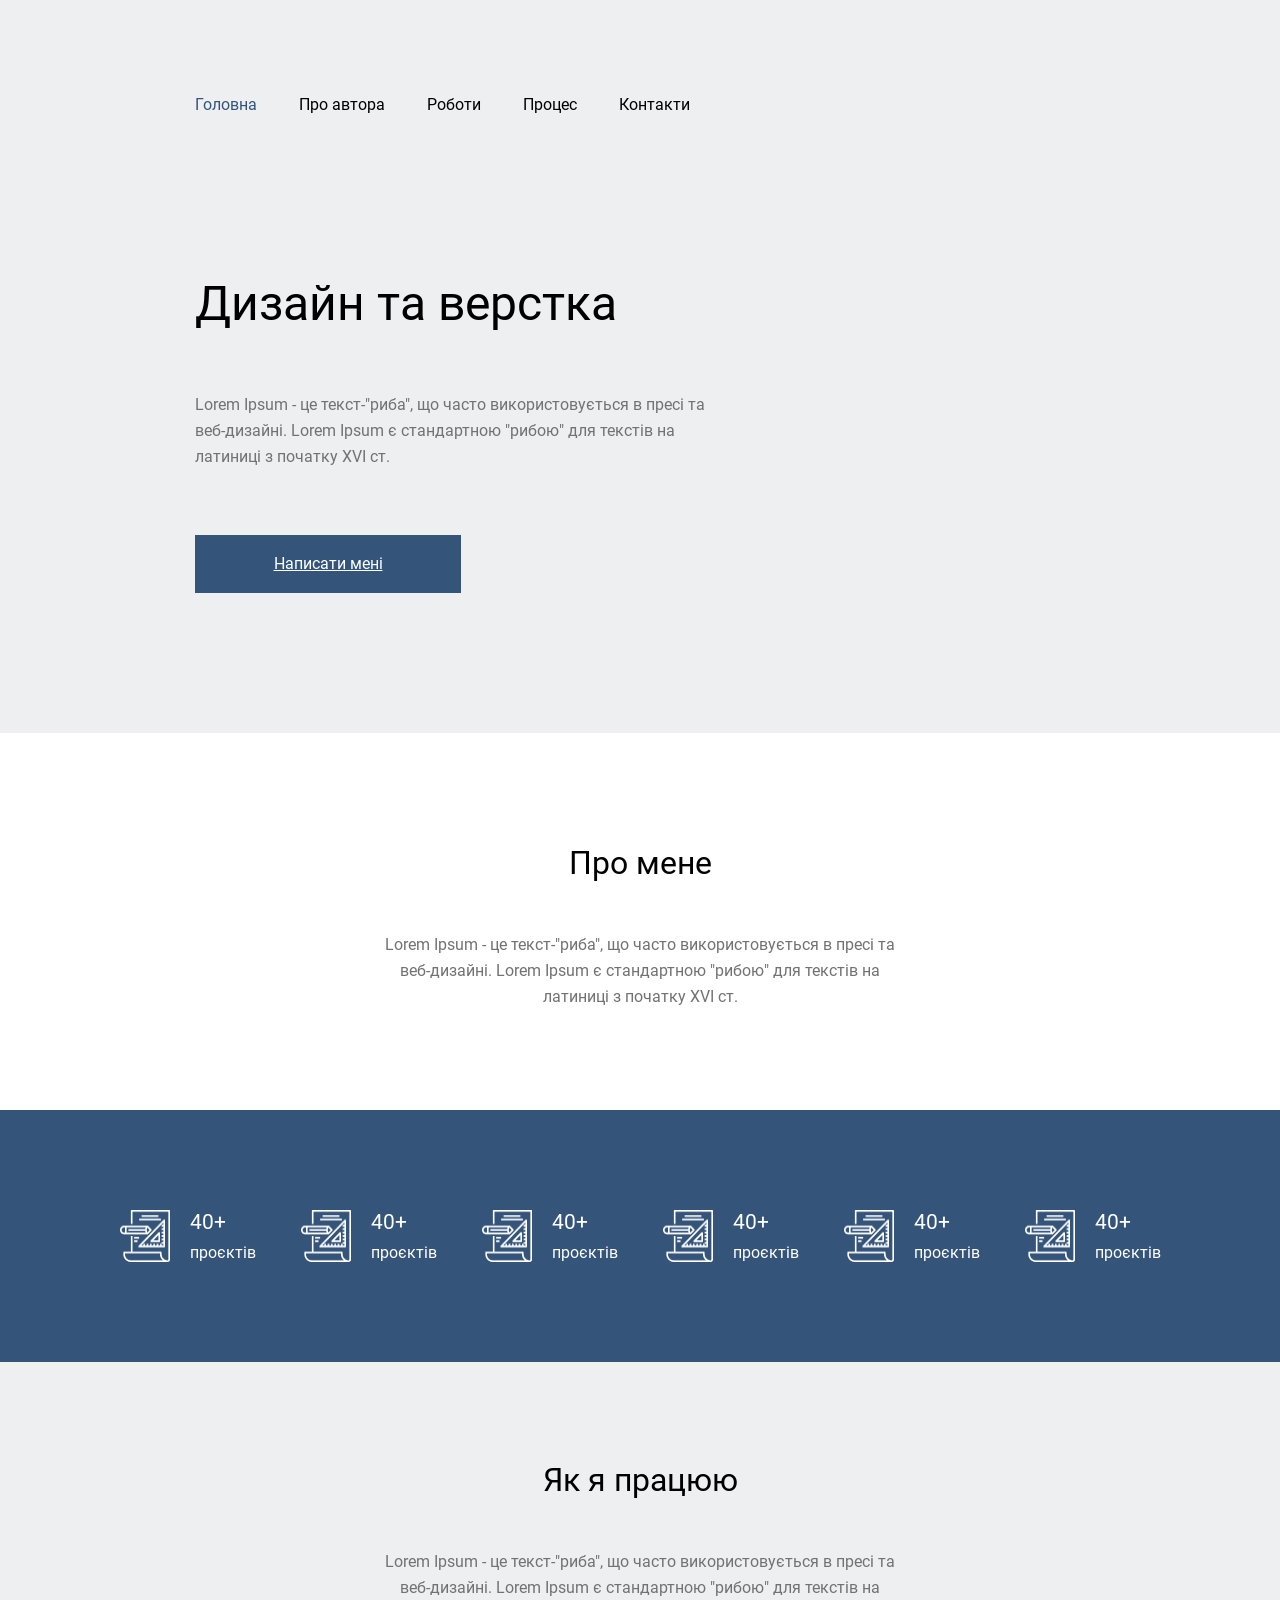
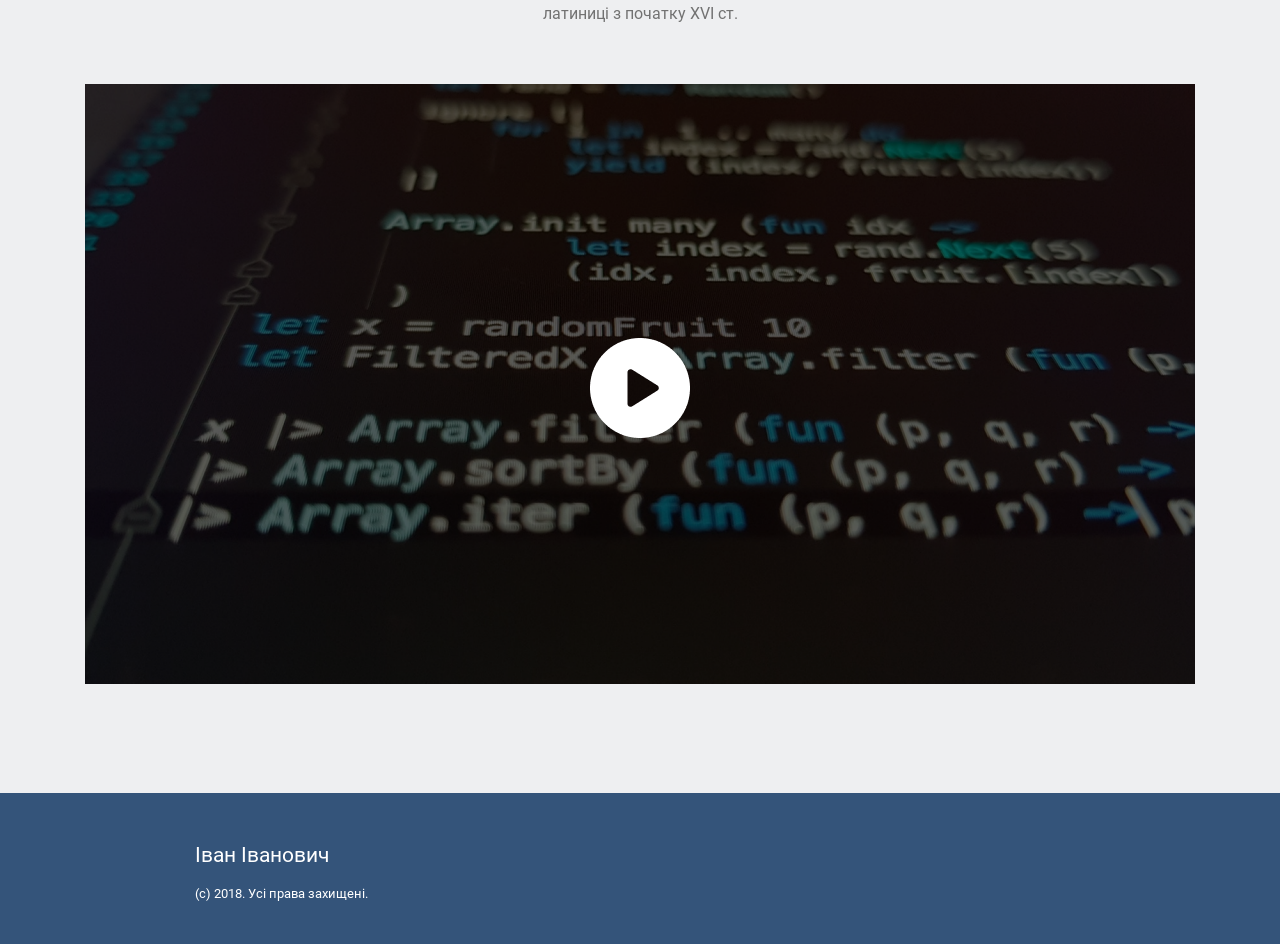
<file: hw9.1/index.html>
<!DOCTYPE html>
<html lang="en">

<head>
    <meta charset="UTF-8">
    <meta name="viewport" content="width=device-width, initial-scale=1.0">
    <link rel="stylesheet" href="/normalize.css">
    <link rel="stylesheet" href="/hw9.1/style.css">
    <title>Simple site</title>
</head>

<body>
    <div class="wrapper">
        <div class="first-bg">
            <div class="first-page">
                <ul class="navigation">
                    <li class="navigation-button"><a href="" style="color: #34547A;">Головна</a></li>
                    <li class="navigation-button"><a href="">Про автора</a></li>
                    <li class="navigation-button"><a href="">Роботи</a></li>
                    <li class="navigation-button"><a href="">Процес</a></li>
                    <li class="navigation-button"><a href="">Контакти</a></li>
                </ul>

                    <div class="main">
                        <div class="main-title">Дизайн та верстка</div>
                        <div class="main-text">Lorem Ipsum - це текст-"риба", що часто використовується в пресі та
                            веб-дизайні.
                            Lorem Ipsum є стандартною "рибою" для текстів на латиниці з початку XVI ст.</div>
                        <div class="main-button"><a href="" style="color: white;">Написати мені</a></div>
                    </div>
            </div>
        </div>

        <div class="second-page">
            <div class="second-title">Про мене</div>
            <p class="second-text">Lorem Ipsum - це текст-"риба", що часто використовується в пресі та веб-дизайні.
                Lorem Ipsum є стандартною "рибою" для текстів на латиниці з початку XVI ст.</p>
        </div>

        <div class="third-bg">
            <div class="third-page">
                <div class="third-items">
                    <img src="/hw9.1/images/project.png" alt="icon" width="50">
                    <div class="third-text">
                        <div class="third-title">40+</div>
                        <div class="third-under">проєктів</div>
                    </div>
                </div>
                <div class="third-items">
                    <img src="/hw9.1/images/project.png" alt="icon" width="50">
                    <div class="third-text">
                        <div class="third-title">40+</div>
                        <div class="third-under">проєктів</div>
                    </div>
                </div>
                <div class="third-items">
                    <img src="/hw9.1/images/project.png" alt="icon" width="50">
                    <div class="third-text">
                        <div class="third-title">40+</div>
                        <div class="third-under">проєктів</div>
                    </div>
                </div>
                <div class="third-items">
                    <img src="/hw9.1/images/project.png" alt="icon" width="50">
                    <div class="third-text">
                        <div class="third-title">40+</div>
                        <div class="third-under">проєктів</div>
                    </div>
                </div>
                <div class="third-items">
                    <img src="/hw9.1/images/project.png" alt="icon" width="50">
                    <div class="third-text">
                        <div class="third-title">40+</div>
                        <div class="third-under">проєктів</div>
                    </div>
                </div>
                <div class="third-items">
                    <img src="/hw9.1/images/project.png" alt="icon" width="50">
                    <div class="third-text">
                        <div class="third-title">40+</div>
                        <div class="third-under">проєктів</div>
                    </div>
                </div>
            </div>
        </div>

        <div class="fourth-bg">
            <div class="fourth-page">
                <div class="fourth-title">Як я працюю</div>
                <div class="fourth-text">Lorem Ipsum - це текст-"риба", що часто використовується в пресі та
                    веб-дизайні.
                    Lorem Ipsum є стандартною "рибою" для текстів на латиниці з початку XVI ст.</div>
                <div class="fourth-img"><img src="/hw9.1/images/video.png" alt="video" width="1110" class="video">
                    <img src="/hw9.1/images/play-button.png" alt="play" width="100" class="play">
                </div>
            </div>
        </div>

        <div class="fifth-bg">
            <div class="fifth-page">
                <div class="fifth-title">Іван Іванович</div>
                <div class="fifth-text">(с) 2018. Усі права захищені.</div>
            </div>
        </div>
    </div>
</body>

</html>
</file>
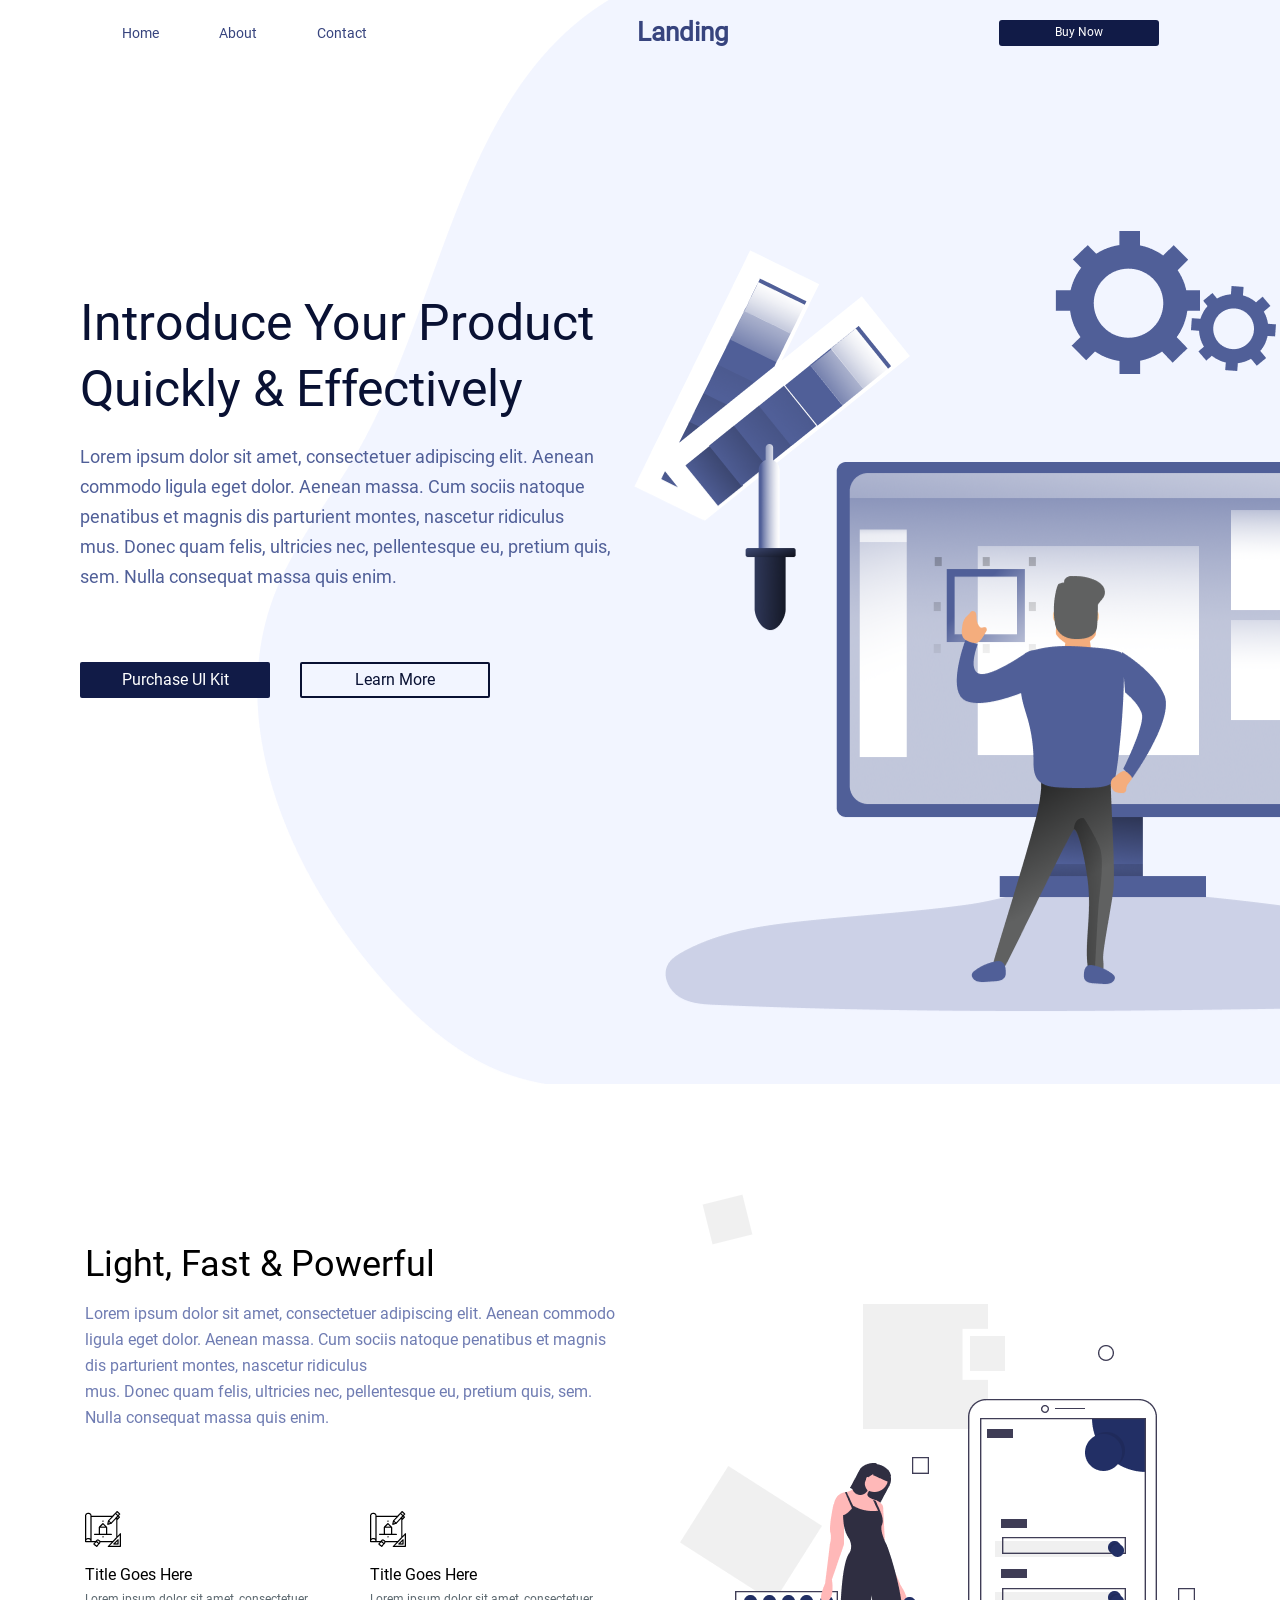
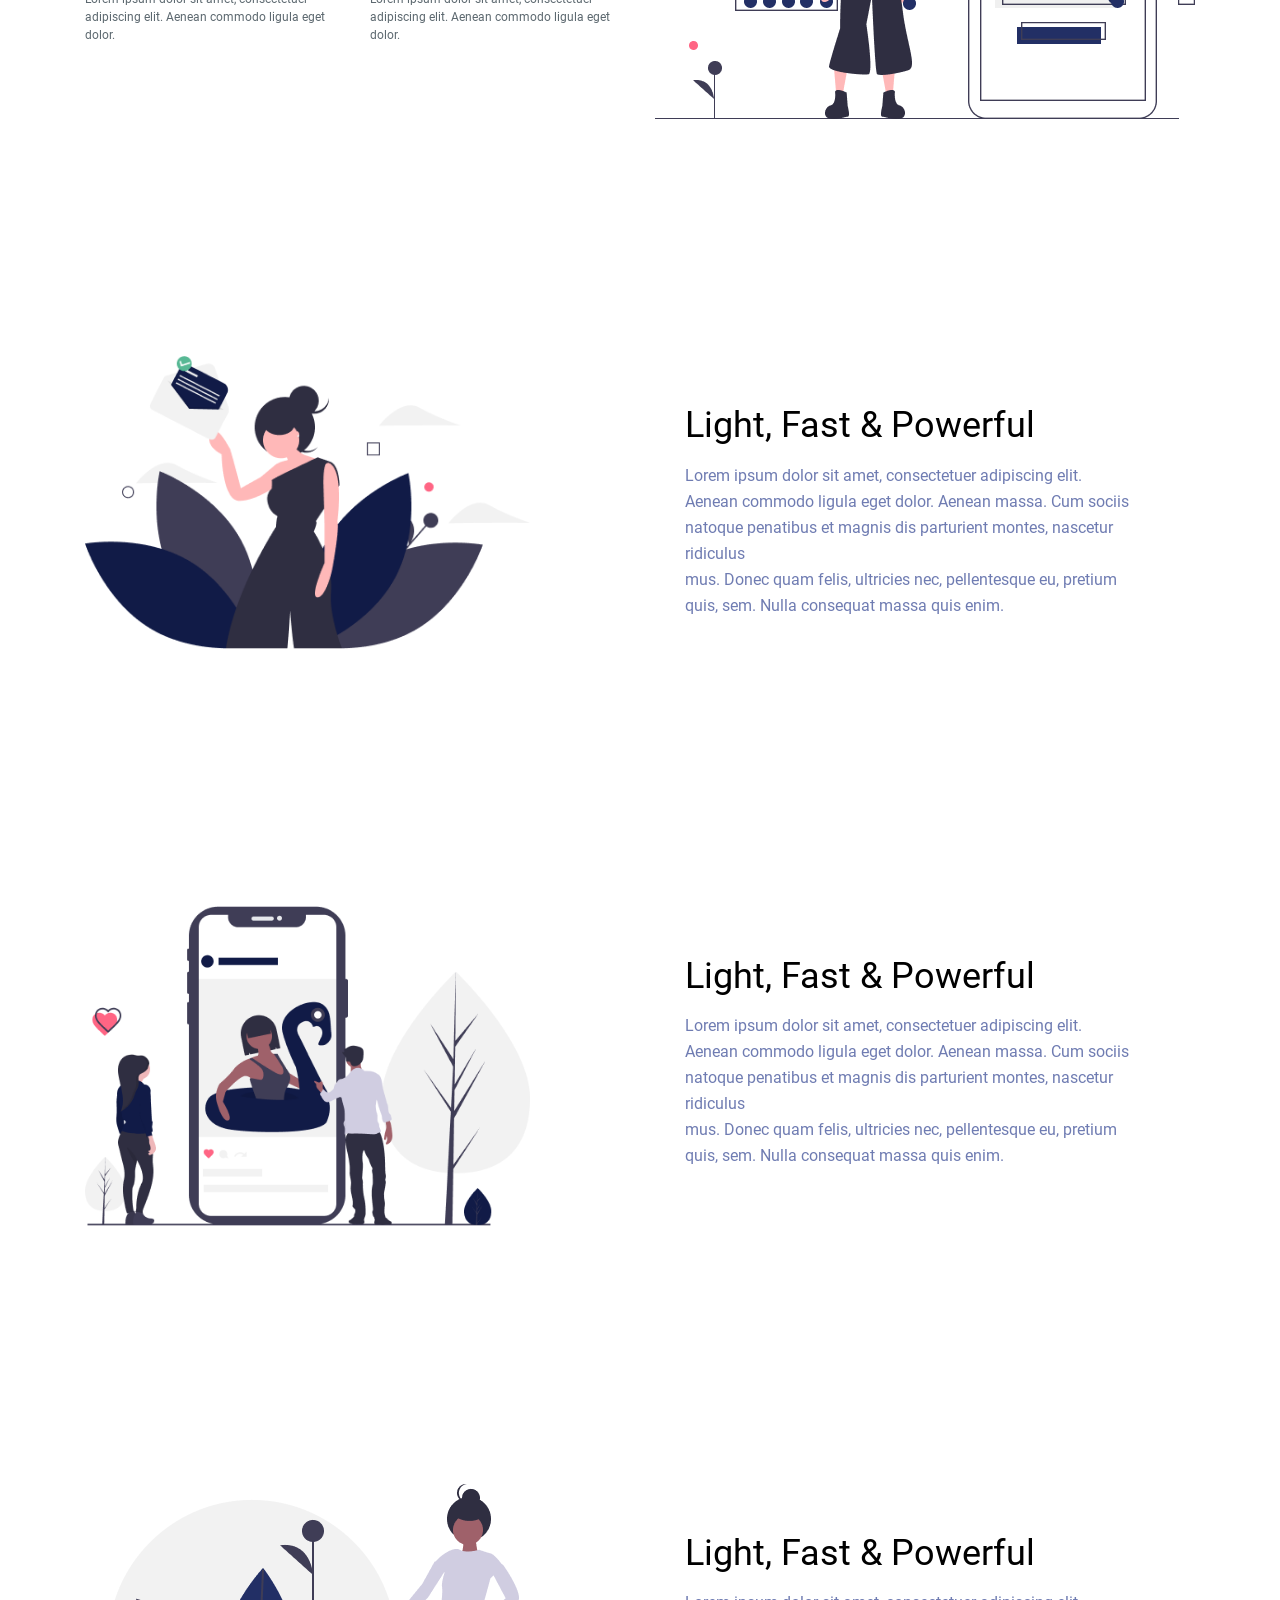
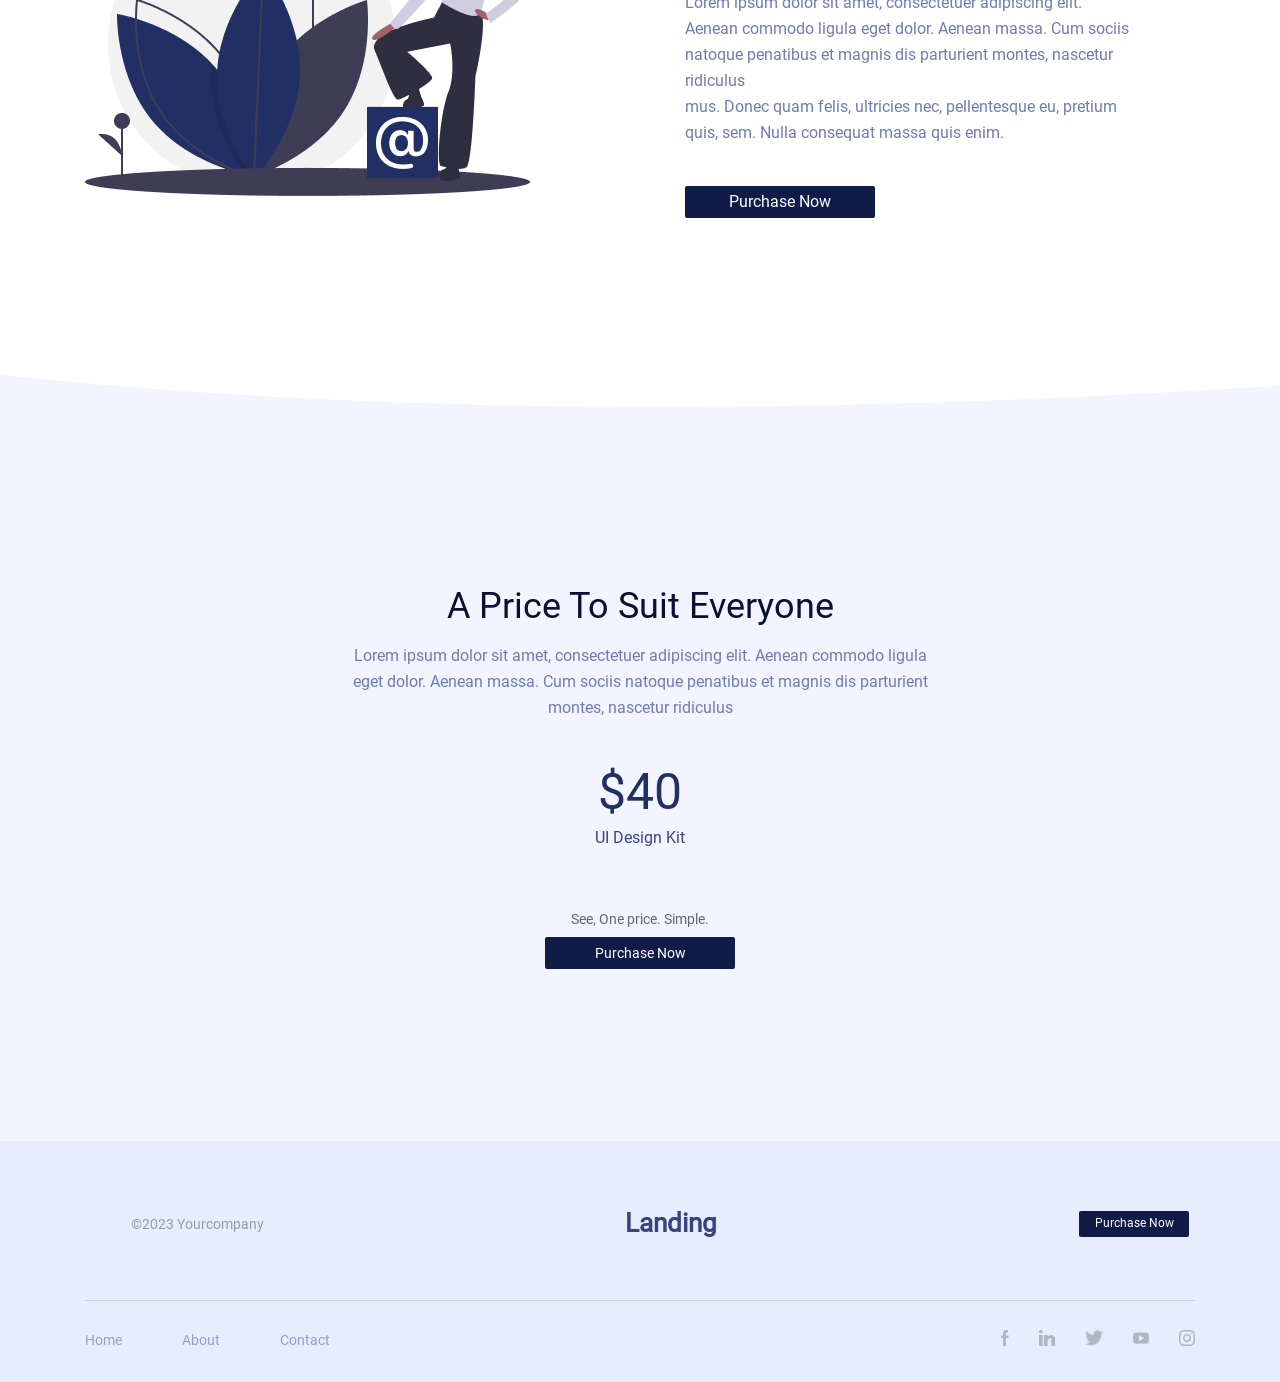
<file: hw9.2/index.html>
<!DOCTYPE html>
<html lang="en">

<head>
    <meta charset="UTF-8">
    <meta name="viewport" content="width=device-width, initial-scale=1.0">
    <link rel="stylesheet" href="/normalize.css">
    <link rel="stylesheet" href="/hw9.2/style.css">
    <title>Website Template</title>
</head>

<body>
    <div class="wrapper">
        <div class="first-bg">
            <div class="navigation">
                <div class="navigation-three">
                    <div><a href="">Home</a></div>
                    <div><a href="">About</a></div>
                    <div><a href="">Contact</a></div>
                </div>
                <div class="navigation-logo">Landing</div>
                <div class="navigation-button">Buy Now</div>
            </div>

            <div class="first-page">
                <div class="first-title">Introduce Your Product Quickly & Effectively</div>
                <div class="first-text">Lorem ipsum dolor sit amet, consectetuer adipiscing elit. Aenean commodo
                    ligula
                    eget
                    dolor. Aenean massa. Cum sociis natoque penatibus et magnis dis parturient montes, nascetur
                    ridiculus
                    <p>mus. Donec quam felis, ultricies nec, pellentesque eu, pretium quis, sem. Nulla consequat
                        massa
                        quis
                        enim.</p>
                </div>
                <div class="first-buttons">
                    <div class="first-buttons-filled">Purchase UI Kit</div>
                    <div class="first-buttons-empty">Learn More</div>
                </div>
            </div>
        </div>


        <div class="second-page">
            <div class="second-page-blocks">
                <div class="second-page-blocks-one">
                    <div class="second-title">Light, Fast & Powerful</div>
                    <div class="second-text">Lorem ipsum dolor sit amet, consectetuer adipiscing elit. Aenean
                        commodo
                        ligula
                        eget dolor. Aenean massa. Cum sociis natoque penatibus et magnis dis parturient montes,
                        nascetur
                        ridiculus
                        <p>mus. Donec quam felis, ultricies nec, pellentesque eu, pretium quis, sem. Nulla
                            consequat
                            massa
                            quis enim.</p>
                    </div>
                    <div class="second-block">
                        <div class="second-block-one">
                            <img src="/hw9.2/images/Icon.png" alt="icon" width="36">
                            <p class="second-block-title">Title Goes Here</p>
                            <p class="second-block-text">Lorem ipsum dolor sit amet, consectetuer adipiscing
                                elit.
                                Aenean
                                commodo ligula eget dolor. </p>
                        </div>
                        <div class="second-block-one">
                            <img src="/hw9.2/images/Icon.png" alt="icon" width="36">
                            <p class="second-block-title">Title Goes Here</p>
                            <p class="second-block-text">Lorem ipsum dolor sit amet, consectetuer adipiscing
                                elit.
                                Aenean
                                commodo ligula eget dolor. </p>
                        </div>
                    </div>
                </div>
                <div class="second-img"><img src="/hw9.2/images/2pg.png" alt="woman" width="540"></div>
            </div>
        </div>

        <div class="third-page">
            <div class="third-page-blocks">
                <div class="third-img">
                    <img src="/hw9.2/images/3.png" alt="woman" width="445">
                </div>
                <div class="third-page-block">
                    <div class="third-title">Light, Fast & Powerful</div>
                    <div class="third-text">Lorem ipsum dolor sit amet, consectetuer adipiscing elit. Aenean
                        commodo
                        ligula
                        eget dolor. Aenean massa. Cum sociis natoque penatibus et magnis dis parturient montes,
                        nascetur
                        ridiculus
                        <p>mus. Donec quam felis, ultricies nec, pellentesque eu, pretium quis, sem. Nulla
                            consequat
                            massa
                            quis enim.</p>
                    </div>
                </div>
            </div>
            <div class="third-page-blocks">
                <div class="third-img">
                    <img src="/hw9.2/images/4.png" alt="woman and man" width="445">
                </div>
                <div class="third-page-block">
                    <div class="third-title">Light, Fast & Powerful</div>
                    <div class="third-text">Lorem ipsum dolor sit amet, consectetuer adipiscing elit. Aenean
                        commodo
                        ligula
                        eget dolor. Aenean massa. Cum sociis natoque penatibus et magnis dis parturient montes,
                        nascetur
                        ridiculus
                        <p>mus. Donec quam felis, ultricies nec, pellentesque eu, pretium quis, sem. Nulla
                            consequat
                            massa
                            quis enim.</p>
                    </div>
                </div>
            </div>
            <div class="third-page-blocks">
                <div class="third-img">
                    <img src="/hw9.2/images/5.png" alt="woman" width="445">
                </div>
                <div class="third-page-block">
                    <div class="third-title">Light, Fast & Powerful</div>
                    <div class="third-text">Lorem ipsum dolor sit amet, consectetuer adipiscing elit. Aenean
                        commodo
                        ligula
                        eget dolor. Aenean massa. Cum sociis natoque penatibus et magnis dis parturient montes,
                        nascetur
                        ridiculus
                        <p>mus. Donec quam felis, ultricies nec, pellentesque eu, pretium quis, sem. Nulla
                            consequat
                            massa
                            quis enim.</p>
                    </div>
                    <div class="third-buttons-filled">Purchase Now</div>
                </div>
            </div>
        </div>

        <div class="fourth-page">
            <div class="fourth-page-container">
                <div class="fourth-page-blocks">
                    <p class="fourth-page-title">A Price To Suit Everyone</p>
                    <p class="fourth-page-text">Lorem ipsum dolor sit amet, consectetuer adipiscing elit. Aenean
                        commodo
                        ligula eget dolor.
                        Aenean massa. Cum sociis natoque penatibus et magnis dis parturient montes, nascetur
                        ridiculus
                    </p>
                    <p class="fourth-page-price">$40</p>
                    <p class="fourth-page-place">UI Design Kit</p>
                    <p class="fourth-page-motto">See, One price. Simple.</p>
                    <div class="fourth-buttons-filled">Purchase Now</div>
                </div>
            </div>
        </div>

        <footer>
            <div class="fifth-page">
                <div class="fifth-page-container">
                    <div class="footer-nav">
                        <ul class="footer-nav-items">
                            <li class="footer-nav-year">©2023 Yourcompany</li>
                            <li class="footer-nav-name">Landing</li>
                            <li>
                                <div class="fifth-buttons-filled">Purchase Now</div>
                            </li>
                        </ul>
                    </div>
                    <img src="/hw9.2/images/8.png" alt="divider" width="1110" class="fifth-img">
                    <div class="fifth-socials">
                        <div class="fifth-socials-text">
                            <ul>
                                <li>Home</li>
                                <li>About</li>
                                <li>Contact</li>
                            </ul>
                        </div>
                        <div class="fifth-socials-img">
                            <img src="/hw9.2/images/f.png" alt="facebook" height="16">
                            <img src="/hw9.2/images/in.png" alt="linkedin" height="16">
                            <img src="/hw9.2/images/tw.png" alt="twitter" height="16">
                            <img src="/hw9.2/images/yt.png" alt="youtube" height="16">
                            <img src="/hw9.2/images/inst.png" alt="instagram" height="16">
                        </div>
                    </div>
                </div>
            </div>
        </footer>
    </div>
</body>

</html>
</file>
<file: hw9.1/style.css>
@font-face {
    font-family: 'roboto';
    src: url(/hw9.1/fonts/Roboto-Regular.ttf);
}

.wrapper {
    font-family: 'roboto';
}

.first-bg {
    background: url(/hw9.1/images/1.png);
    padding-top: 80px;
    padding-bottom: 140px;
}

.first-page {
    width: 890px;
    margin: 0 auto;
} 

.navigation {
    display: flex;
    justify-content: flex-start;
    gap: 42px;
}

.navigation-button {
    font-size: 16px;
    list-style: none;
}

ul.navigation {
    padding: 0;
}

ul li {
    margin: 0;
}

li a {
    text-decoration: none;
    color: black;
}

ul li:hover {
    text-decoration: underline;
}

.main {
    max-width: 540px;
}

.main-title {
    font-size: 48px;
    font-weight: 500;
    margin-top: 162px;
}

.main-text {
    color: #727272;
    font-weight: 400;
    font-size: 16px;
    margin-top: 60px;
    line-height: 26px;
}

.main-button {
    background: #34547A;
    max-width: 226px;
    max-height: 66px;
    color: white;
    font-weight: 400;
    font-size: 16px;
    margin-top: 65px;
    padding-bottom: 142px;
    text-align: center;
    padding: 20px;
    text-decoration: none;
}

.main-button:hover {
    text-decoration: underline;
}

.second-page {
    margin: 0 auto;
    text-align: center; 
    width: 890px;
    display: flex;
    flex-direction: column;
    align-items: center;
}

.second-title {
    margin-top: 112px;
    font-size: 32px;
    font-weight: 500;
}

.second-text {
    margin-top: 50px;
    margin-bottom: 100px;
    font-size: 16px;
    font-weight: 400;
    color: #727272;
    max-width: 540px;
    line-height: 26px;
}

.third-bg {
    background: url(/hw9.1/images/3.png);
}

.third-page {
    display: flex;
    justify-content: center;
    gap: 45px;
    width: 890px;
    margin: 0 auto;
}

.third-items {
    display: flex;
    margin-top: 100px;
    margin-bottom: 100px;
}

.third-text {
    margin-left: 20px;
    display: flex;
    flex-direction: column;
    justify-content: center;
}

.third-title {
    color: white;
    font-size: 21px;
    font-weight: 500;
    margin-bottom: 10px;
}

.third-under {
    color: white;
    font-size: 16px;
    font-weight: 400;
}

.fourth-bg {
    background: url(/hw9.1/images/4.png);
}

.fourth-page {
    display: flex;
    flex-direction: column;
    align-items: center;
    text-align: center;
    margin-bottom: 100px;
    width: 890px;
    margin: 0 auto;
}

.fourth-title {
    margin-top: 100px;
    font-size: 32px;
}

.fourth-text {
    color: #727272;
    font-size: 16px;
    font-weight: 400;
    line-height: 26px;
    width: 540px;
    margin-top: 50px;
    margin-bottom: 57px;
}

.fourth-img {
    position: relative;
}

.play {
    position: relative;
    top: -350px;
}

.fifth-bg {
    background: url(/hw9.1/images/3.png);
}

.fifth-page {
    width: 890px;
    height: 151px;
    margin: 0 auto;
}

.fifth-title {
    font-size: 21px;
    font-weight: 500;
    margin-bottom: 20px;
    color: white;
    padding-top: 50px;
}

.fifth-text {
    margin-bottom: 50px;
    font-size: 13px;
    color: white;
}
</file>
<file: hw9.2/style.css>
@font-face {
    font-family: 'roboto';
    src: url(/hw9.1/fonts/Roboto-Regular.ttf);
}

.wrapper {
    font-family: 'roboto';
}

.first-bg {
    background: url(/hw9.2/images/designer_1.png);
    background-repeat: no-repeat;
    background-position: right;
}

.navigation {
    display: flex;
    gap: 270px;
    margin-top: 18px;
    justify-content: center;
    align-items: center;
    margin: 0 auto;
    width: 1120px;
    padding-top: 18px;
}

.navigation-three {
    display: flex;
    font-size: 14px;
    gap: 60px;
}

.navigation-logo {
    color: #37447E;
    font-size: 26px;
    font-weight: 900;
}

.navigation-three a {
    text-decoration: none;
    color: #37447E;
}

.navigation-button {
    background: #111B47;
    color: white;
    font-size: 12px;
    font-weight: 500;
    width: 160px;
    height: 26px;
    text-align: center;
    border-radius: 3px;
    display: flex;
    justify-content: center;
    align-items: center;
}

.navigation-button:hover {
    text-decoration: underline;
}

.first-page {
    width: 1120px;
    margin: 0 auto;
}

.first-title {
    margin-top: 242px;
    font-size: 50px;
    font-weight: 500;
    color: #091133;
    line-height: 66px;
    margin-bottom: 20px;
    width: 540px;
}

.first-text {
    font-size: 18px;
    color: #505F98;
    line-height: 30px;
    margin-bottom: 70px;
    width: 540px;
}

.first-buttons {
    display: flex;
    align-content: center;
    gap: 30px;
}

.first-buttons-filled {
    background: #111B47;
    width: 190px;
    height: 36px;
    color: white;
    font-size: 16px;
    font-weight: 500;
    text-align: center;
    border-radius: 2px;
    display: flex;
    justify-content: center;
    align-items: center;
}

.first-buttons-empty {
    border-radius: 2px;
    border: 2px solid #091133;
    color: #091133;
    font-size: 16px;
    font-weight: 500;
    width: 190px;
    height: 36px;
    display: flex;
    justify-content: center;
    align-items: center;
    text-align: center;
    margin-bottom: 386px;
    box-sizing: border-box;
}

.first-buttons-filled:hover {
    text-decoration: underline;
} 

.first-buttons-empty:hover {
    text-decoration: underline;
}

.second-page {
    width: 1110px;
    margin: 0 auto;
    padding-bottom: 110px;
}

.second-page-blocks {
    display: flex;
    gap: 30px;
}

.second-img {
    margin-top: 110px;
}

.second-title {
    font-size: 36px;
    font-weight: 500;
    width: 540px;
    margin-top: 160px;
}

.second-text {
    font-size: 16px;
    line-height: 26px;
    color: #6F7CB2;
    width: 540px;
    margin-top: 16px;
    margin-bottom: 80px;
}

.second-block {
    display: flex;
    gap: 30px;
}

.second-block-title {
    margin-top: 14px;
    margin-bottom: 6px;
    font-size: 16px;
    font-weight: 500;
}

.second-block-text {
    width: 255px;
    font-size: 12px;
    line-height: 18px;
    color: #5D6970;
}

.third-page {
    margin: 0 auto;
    width: 1110px;
}

.third-page-blocks {
    display: flex;
    gap: 155px;
    padding-bottom: 130px;
}

.third-img {
    margin-top: 122px;
}

.third-page-block {
    margin-top: 172px;
}

.third-title {
    font-size: 36px;
    font-weight: 500;
    width: 445px;
    margin-bottom: 16px;
}

.third-text {
    font-size: 16px;
    line-height: 26px;
    color: #6F7CB2;
    width: 445px;
}

.third-buttons-filled {
    background: #111B47;
    width: 190px;
    height: 32px;
    color: white;
    font-size: 16px;
    font-weight: 500;
    text-align: center;
    border-radius: 2px;
    display: flex;
    justify-content: center;
    align-items: center;
    margin-top: 40px;
}

.third-buttons-filled:hover {
    text-decoration: underline;
}

.fourth-page {
    background: url(/hw9.2/images/6.png);
}

.fourth-page-container {
    margin: 0 auto;
    width: 1110px;
}

.fourth-page-blocks {
    display: flex;
    flex-direction: column;
    align-items: center;
}

.fourth-page-title {
    font-size: 36px;
    font-weight: 500;
    color: #091133;
    padding-top: 238px;
}

.fourth-page-text {
    width: 600px;
    color: #6F7CB2;
    font-size: 16px;
    line-height: 26px;
    text-align: center;
    margin-top: 16px;
}

.fourth-page-price {
    font-size: 50px;
    font-weight: 500;
    line-height: 66px;
    color: #222F65;
    margin-top: 38px;
}

.fourth-page-place {
    font-size: 16px;
    color: #37447E;
    line-height: 26px;
}

.fourth-page-motto {
    margin-top: 60px;
    color: #5D6970;
    font-size: 14px;
}

p {
    margin: 0;
}

.fourth-buttons-filled {
    background: #111B47;
    width: 190px;
    height: 32px;
    color: white;
    font-size: 14px;
    font-weight: 500;
    text-align: center;
    border-radius: 2px;
    display: flex;
    justify-content: center;
    align-items: center;
    margin-top: 10px;
    margin-bottom: 172px;
}

.fourth-buttons-filled:hover {
    text-decoration: underline;
}

.fifth-page {
    background: url(/hw9.2/images/7.png);
}

.fifth-page-container {
    margin: 0 auto;
    width: 1110px;
}

.footer-nav-items {
    display: flex;
    justify-content: space-around;
    align-items: center;
    gap: 350px;
    margin: 0;
}

.footer-nav-items li {
    list-style: none;
}

.footer-nav {
    padding-top: 68px;
    padding-bottom: 48px;
}

.footer-nav-year {
    color: #939EA4;
    font-size: 14px;
    font-weight: 500;
}

.footer-nav-name {
    color: #37447E;
    font-size: 26px;
    font-weight: 900;
}

.fifth-buttons-filled {
    background: #111B47;
    width: 110px;
    height: 26px;
    color: white;
    font-size: 12px;
    font-weight: 500;
    text-align: center;
    border-radius: 2px;
    display: flex;
    justify-content: center;
    align-items: center;
}

.fifth-buttons-filled:hover {
    text-decoration: underline;
}

.fifth-img {
    margin: 0;
    text-align: center;
}

.fifth-socials-text {
    margin-top: 0;
    width: 245px;
}

.fifth-socials-text ul {
    display: flex;
    gap: 60px;
    list-style: none;
    color: #929ECC;
    font-size: 14px;
    margin: 0;
    padding-left: 0;
    justify-content: flex-start;
}

.fifth-socials-text ul li {
    margin-top: 26px;
    padding-left: 0;
}

.fifth-socials-img {
    display: flex;
    gap: 30px;
    margin-top: 24px;
    margin-bottom: 36px;
}

.fifth-socials {
    display: flex;
    justify-content: space-between;
}
</file>
